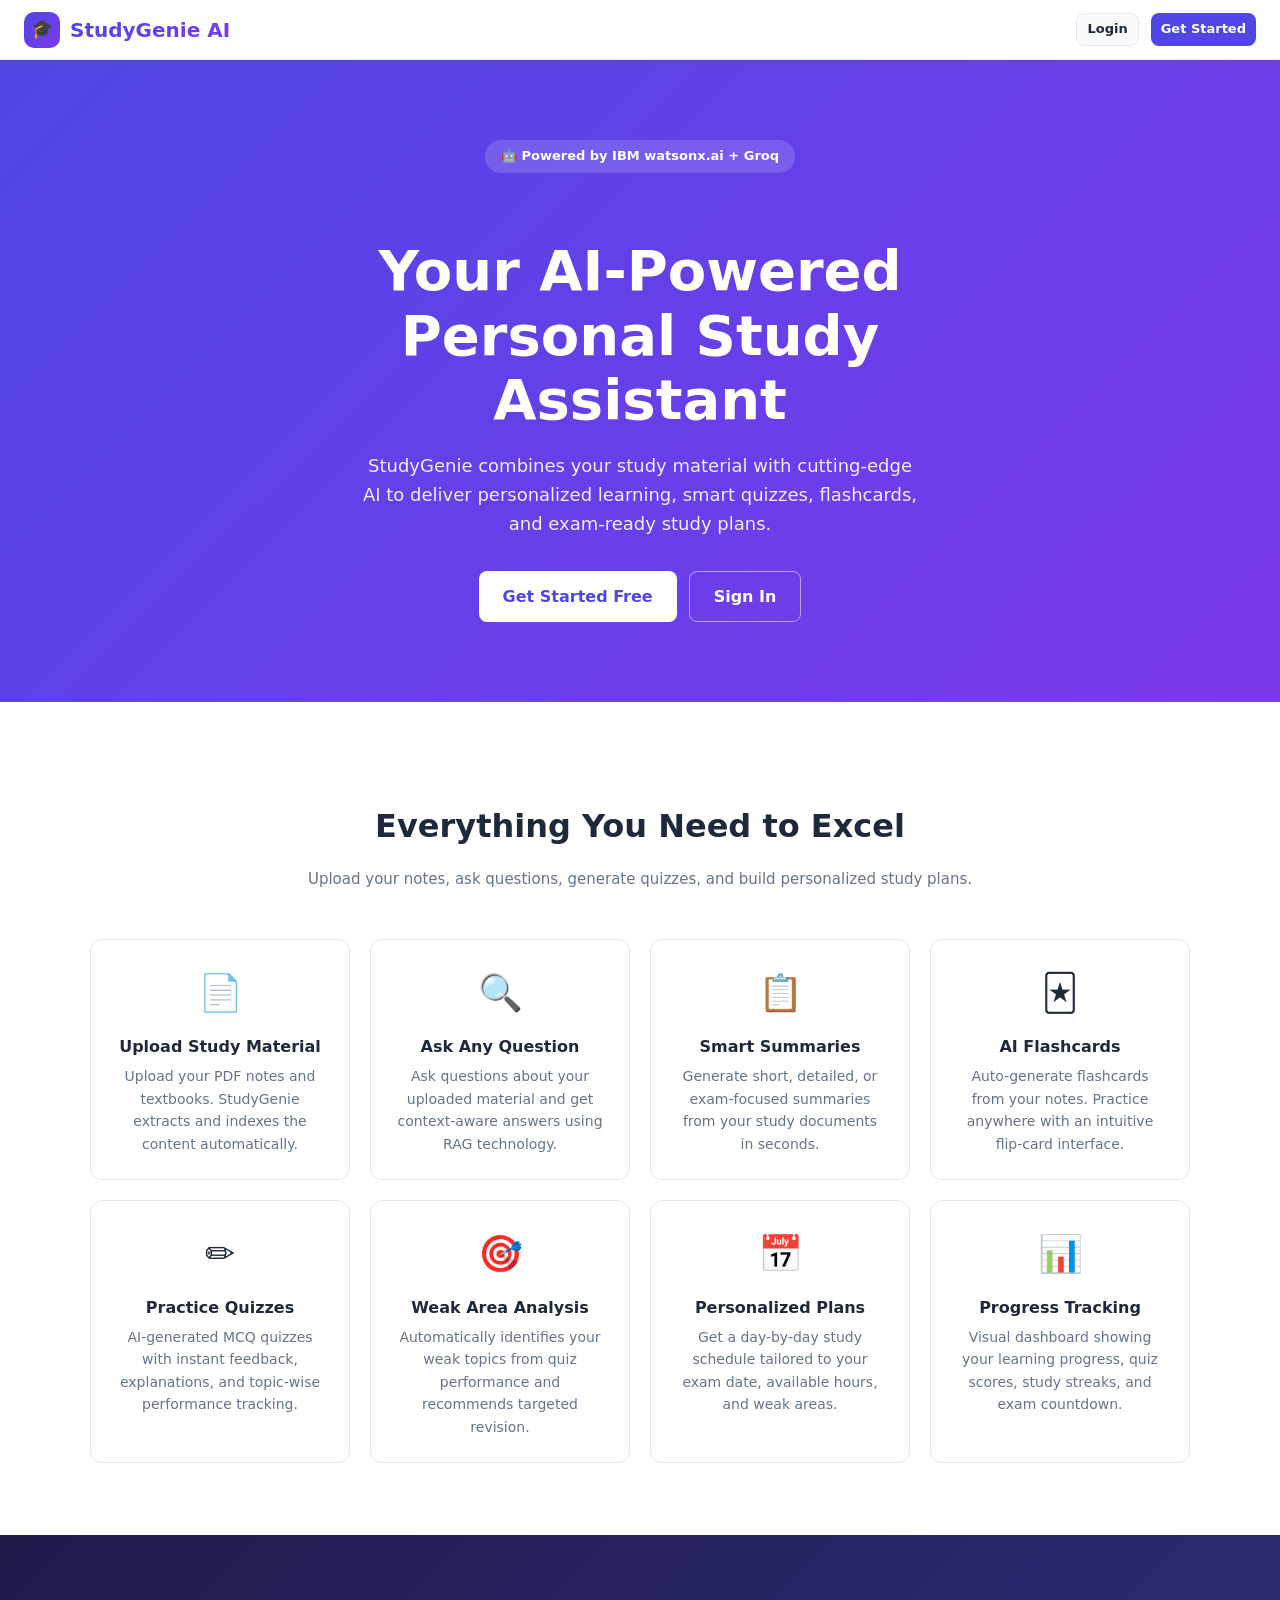
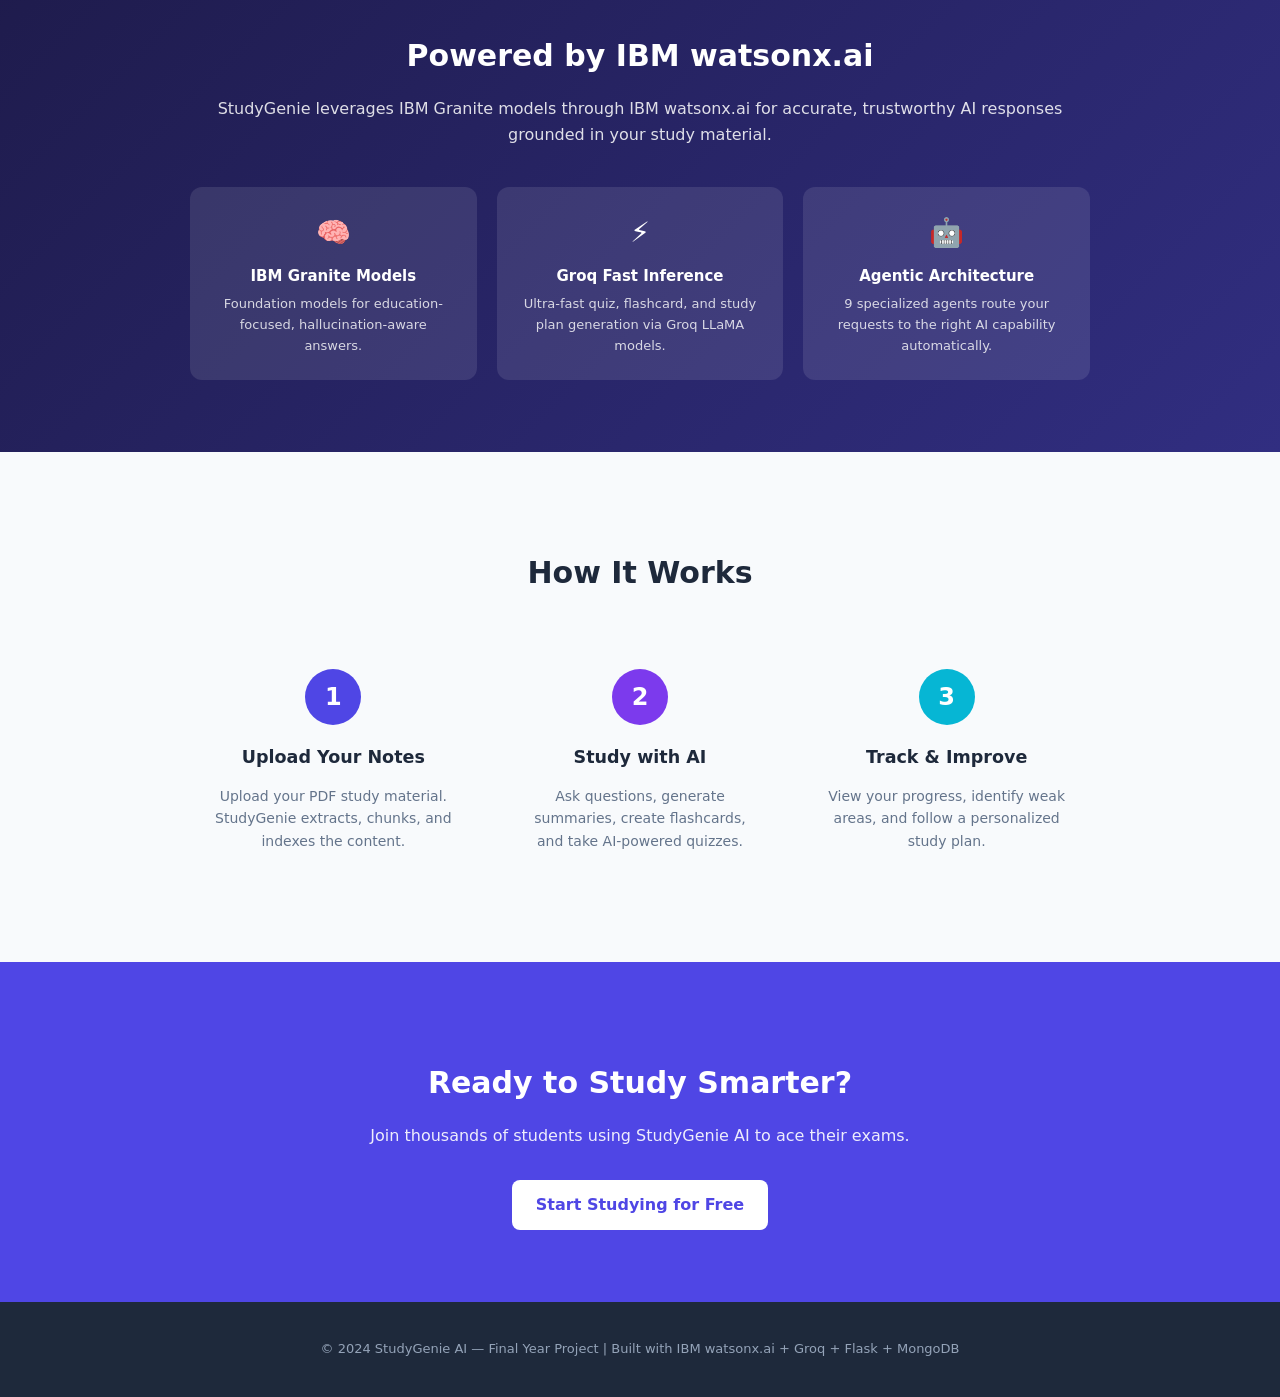
<file: templates/index.html>
<!DOCTYPE html>
<html lang="en">
<head>
<meta charset="UTF-8">
<meta name="viewport" content="width=device-width, initial-scale=1.0">
<title>StudyGenie AI — Your AI-Powered Study Assistant</title>
<link rel="stylesheet" href="/static/css/style.css">
</head>
<body>
<!-- ── Navigation ── -->
<nav style="background:var(--surface);border-bottom:1px solid var(--border);padding:0 24px;display:flex;align-items:center;justify-content:space-between;height:60px;position:sticky;top:0;z-index:50;">
  <div class="brand-logo" style="display:flex;align-items:center;gap:10px;text-decoration:none;color:var(--primary);">
    <div class="brand-icon">🎓</div>
    <span style="font-size:20px;font-weight:800;background:linear-gradient(135deg,#4f46e5,#7c3aed);-webkit-background-clip:text;-webkit-text-fill-color:transparent;">StudyGenie AI</span>
  </div>
  <div style="display:flex;gap:12px;">
    <a href="/login" class="btn btn-secondary btn-sm">Login</a>
    <a href="/register" class="btn btn-primary btn-sm">Get Started</a>
  </div>
</nav>

<!-- ── Hero ── -->
<section class="landing-hero">
  <div style="max-width:720px;margin:0 auto;">
    <div style="display:inline-block;background:rgba(255,255,255,0.15);padding:6px 16px;border-radius:20px;font-size:13px;font-weight:600;margin-bottom:20px;">🤖 Powered by IBM watsonx.ai + Groq</div>
    <h1 class="hero-title">Your AI-Powered<br>Personal Study Assistant</h1>
    <p class="hero-sub">StudyGenie combines your study material with cutting-edge AI to deliver personalized learning, smart quizzes, flashcards, and exam-ready study plans.</p>
    <div style="display:flex;gap:12px;justify-content:center;flex-wrap:wrap;">
      <a href="/register" class="btn btn-lg" style="background:white;color:var(--primary);font-weight:700;">Get Started Free</a>
      <a href="/login" class="btn btn-lg btn-outline" style="border-color:rgba(255,255,255,0.5);color:white;">Sign In</a>
    </div>
  </div>
</section>

<!-- ── Features ── -->
<section style="padding:72px 24px;background:var(--surface);">
  <div style="max-width:1100px;margin:0 auto;">
    <h2 style="text-align:center;font-size:32px;font-weight:800;margin-bottom:8px;">Everything You Need to Excel</h2>
    <p style="text-align:center;color:var(--text-muted);margin-bottom:48px;">Upload your notes, ask questions, generate quizzes, and build personalized study plans.</p>
    <div class="grid grid-4">
      <div class="feature-card">
        <div class="feature-icon">📄</div>
        <div class="feature-title">Upload Study Material</div>
        <div class="feature-desc">Upload your PDF notes and textbooks. StudyGenie extracts and indexes the content automatically.</div>
      </div>
      <div class="feature-card">
        <div class="feature-icon">🔍</div>
        <div class="feature-title">Ask Any Question</div>
        <div class="feature-desc">Ask questions about your uploaded material and get context-aware answers using RAG technology.</div>
      </div>
      <div class="feature-card">
        <div class="feature-icon">📋</div>
        <div class="feature-title">Smart Summaries</div>
        <div class="feature-desc">Generate short, detailed, or exam-focused summaries from your study documents in seconds.</div>
      </div>
      <div class="feature-card">
        <div class="feature-icon">🃏</div>
        <div class="feature-title">AI Flashcards</div>
        <div class="feature-desc">Auto-generate flashcards from your notes. Practice anywhere with an intuitive flip-card interface.</div>
      </div>
      <div class="feature-card">
        <div class="feature-icon">✏️</div>
        <div class="feature-title">Practice Quizzes</div>
        <div class="feature-desc">AI-generated MCQ quizzes with instant feedback, explanations, and topic-wise performance tracking.</div>
      </div>
      <div class="feature-card">
        <div class="feature-icon">🎯</div>
        <div class="feature-title">Weak Area Analysis</div>
        <div class="feature-desc">Automatically identifies your weak topics from quiz performance and recommends targeted revision.</div>
      </div>
      <div class="feature-card">
        <div class="feature-icon">📅</div>
        <div class="feature-title">Personalized Plans</div>
        <div class="feature-desc">Get a day-by-day study schedule tailored to your exam date, available hours, and weak areas.</div>
      </div>
      <div class="feature-card">
        <div class="feature-icon">📊</div>
        <div class="feature-title">Progress Tracking</div>
        <div class="feature-desc">Visual dashboard showing your learning progress, quiz scores, study streaks, and exam countdown.</div>
      </div>
    </div>
  </div>
</section>

<!-- ── IBM AI Section ── -->
<section style="padding:72px 24px;background:linear-gradient(135deg,#1e1b4b,#312e81);color:white;">
  <div style="max-width:900px;margin:0 auto;text-align:center;">
    <h2 style="font-size:30px;font-weight:800;margin-bottom:16px;">Powered by IBM watsonx.ai</h2>
    <p style="opacity:0.85;font-size:16px;margin-bottom:40px;">StudyGenie leverages IBM Granite models through IBM watsonx.ai for accurate, trustworthy AI responses grounded in your study material.</p>
    <div class="grid grid-3">
      <div style="background:rgba(255,255,255,0.1);border-radius:12px;padding:24px;">
        <div style="font-size:28px;margin-bottom:8px;">🧠</div>
        <div style="font-weight:700;margin-bottom:6px;">IBM Granite Models</div>
        <div style="font-size:13px;opacity:0.8;">Foundation models for education-focused, hallucination-aware answers.</div>
      </div>
      <div style="background:rgba(255,255,255,0.1);border-radius:12px;padding:24px;">
        <div style="font-size:28px;margin-bottom:8px;">⚡</div>
        <div style="font-weight:700;margin-bottom:6px;">Groq Fast Inference</div>
        <div style="font-size:13px;opacity:0.8;">Ultra-fast quiz, flashcard, and study plan generation via Groq LLaMA models.</div>
      </div>
      <div style="background:rgba(255,255,255,0.1);border-radius:12px;padding:24px;">
        <div style="font-size:28px;margin-bottom:8px;">🤖</div>
        <div style="font-weight:700;margin-bottom:6px;">Agentic Architecture</div>
        <div style="font-size:13px;opacity:0.8;">9 specialized agents route your requests to the right AI capability automatically.</div>
      </div>
    </div>
  </div>
</section>

<!-- ── How it works ── -->
<section style="padding:72px 24px;background:var(--bg);">
  <div style="max-width:900px;margin:0 auto;">
    <h2 style="text-align:center;font-size:30px;font-weight:800;margin-bottom:48px;">How It Works</h2>
    <div class="grid grid-3">
      <div style="text-align:center;padding:24px;">
        <div style="width:56px;height:56px;background:var(--primary);color:white;border-radius:50%;display:flex;align-items:center;justify-content:center;font-size:24px;font-weight:800;margin:0 auto 16px;">1</div>
        <h3 style="font-weight:700;margin-bottom:8px;">Upload Your Notes</h3>
        <p style="color:var(--text-muted);font-size:14px;">Upload your PDF study material. StudyGenie extracts, chunks, and indexes the content.</p>
      </div>
      <div style="text-align:center;padding:24px;">
        <div style="width:56px;height:56px;background:var(--secondary);color:white;border-radius:50%;display:flex;align-items:center;justify-content:center;font-size:24px;font-weight:800;margin:0 auto 16px;">2</div>
        <h3 style="font-weight:700;margin-bottom:8px;">Study with AI</h3>
        <p style="color:var(--text-muted);font-size:14px;">Ask questions, generate summaries, create flashcards, and take AI-powered quizzes.</p>
      </div>
      <div style="text-align:center;padding:24px;">
        <div style="width:56px;height:56px;background:var(--accent);color:white;border-radius:50%;display:flex;align-items:center;justify-content:center;font-size:24px;font-weight:800;margin:0 auto 16px;">3</div>
        <h3 style="font-weight:700;margin-bottom:8px;">Track &amp; Improve</h3>
        <p style="color:var(--text-muted);font-size:14px;">View your progress, identify weak areas, and follow a personalized study plan.</p>
      </div>
    </div>
  </div>
</section>

<!-- ── CTA ── -->
<section style="padding:72px 24px;background:var(--primary);text-align:center;color:white;">
  <h2 style="font-size:30px;font-weight:800;margin-bottom:16px;">Ready to Study Smarter?</h2>
  <p style="opacity:0.9;margin-bottom:32px;font-size:16px;">Join thousands of students using StudyGenie AI to ace their exams.</p>
  <a href="/register" class="btn btn-lg" style="background:white;color:var(--primary);font-weight:700;">Start Studying for Free</a>
</section>

<!-- ── Footer ── -->
<footer style="background:var(--text);color:var(--text-light);text-align:center;padding:24px;font-size:13px;">
  <p>© 2024 StudyGenie AI — Final Year Project | Built with IBM watsonx.ai + Groq + Flask + MongoDB</p>
</footer>

<script src="/static/js/main.js"></script>
</body>
</html>
</file>
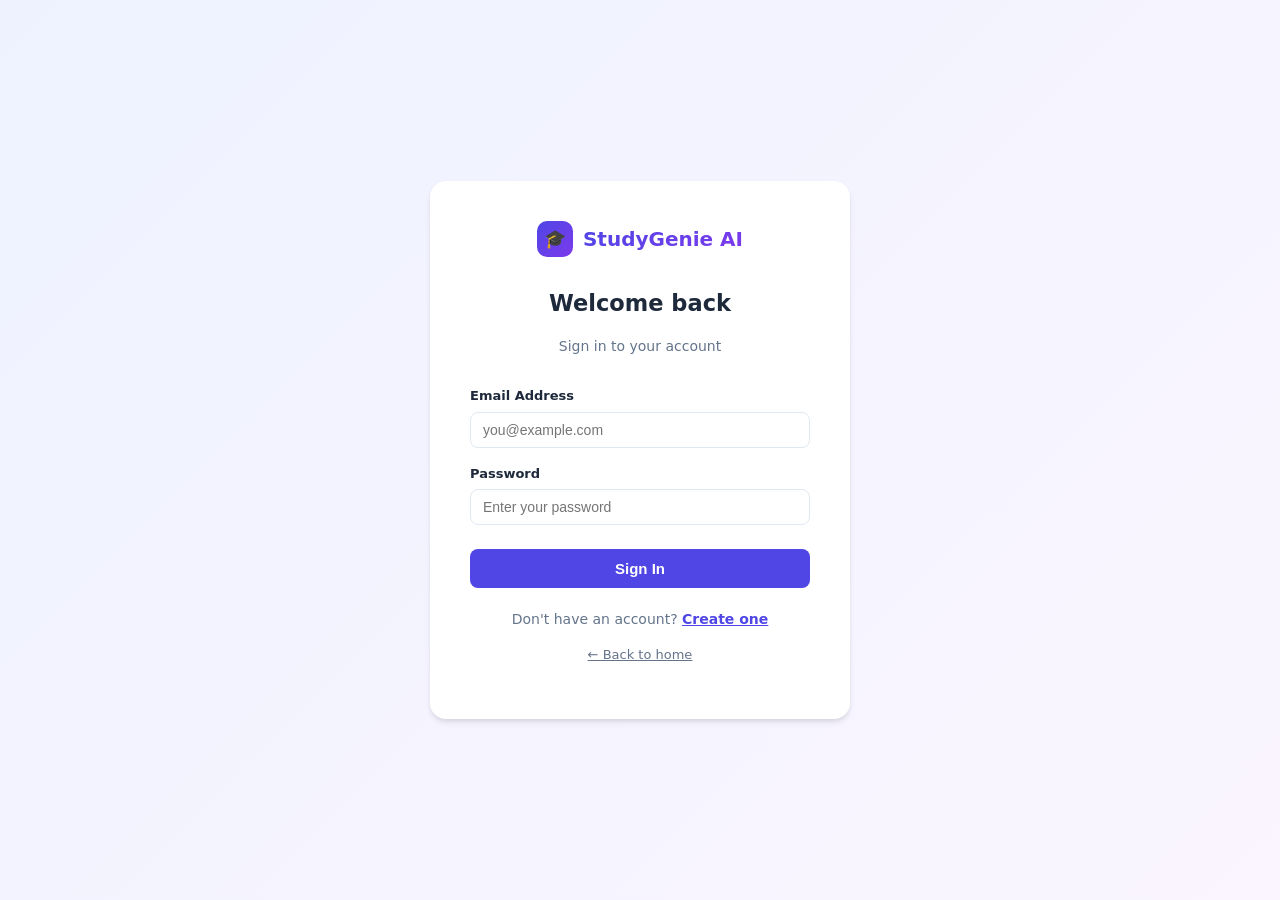
<file: templates/login.html>
<!DOCTYPE html>
<html lang="en">
<head>
<meta charset="UTF-8">
<meta name="viewport" content="width=device-width, initial-scale=1.0">
<title>Login — StudyGenie AI</title>
<link rel="stylesheet" href="/static/css/style.css">
</head>
<body>
<div class="auth-container">
  <div class="auth-card">
    <div class="auth-logo">
      <div class="brand-icon">🎓</div>
      <span style="font-size:20px;font-weight:800;background:linear-gradient(135deg,#4f46e5,#7c3aed);-webkit-background-clip:text;-webkit-text-fill-color:transparent;">StudyGenie AI</span>
    </div>
    <h2 style="text-align:center;font-weight:800;margin-bottom:4px;">Welcome back</h2>
    <p style="text-align:center;color:var(--text-muted);font-size:14px;margin-bottom:28px;">Sign in to your account</p>

    <div id="auth-error" class="alert alert-danger mb-2" style="display:none;"></div>

    <form id="login-form">
      <div class="form-group">
        <label class="form-label">Email Address</label>
        <input type="email" name="email" class="form-control" placeholder="you@example.com" required>
      </div>
      <div class="form-group">
        <label class="form-label">Password</label>
        <input type="password" name="password" class="form-control" placeholder="Enter your password" required>
      </div>
      <button type="submit" class="btn btn-primary w-full" style="width:100%;padding:11px;font-size:15px;margin-top:8px;">Sign In</button>
    </form>

    <p style="text-align:center;font-size:14px;margin-top:20px;color:var(--text-muted);">
      Don't have an account? <a href="/register" style="color:var(--primary);font-weight:600;">Create one</a>
    </p>
    <p style="text-align:center;font-size:13px;margin-top:8px;">
      <a href="/" style="color:var(--text-muted);">← Back to home</a>
    </p>
  </div>
</div>
<div class="toast-container"></div>
<script src="/static/js/main.js"></script>
<script src="/static/js/auth.js"></script>
</body>
</html>
</file>
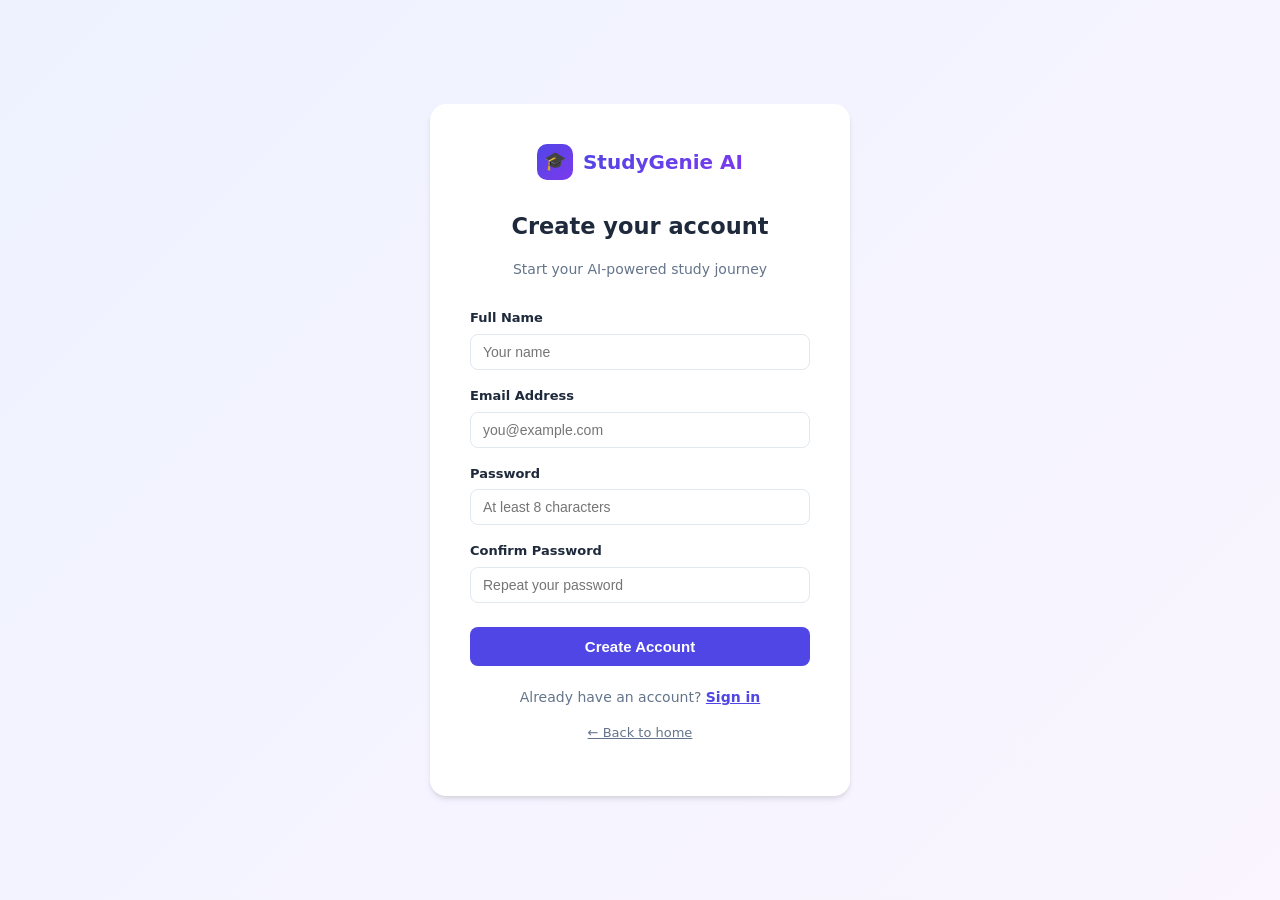
<file: templates/register.html>
<!DOCTYPE html>
<html lang="en">
<head>
<meta charset="UTF-8">
<meta name="viewport" content="width=device-width, initial-scale=1.0">
<title>Register — StudyGenie AI</title>
<link rel="stylesheet" href="/static/css/style.css">
</head>
<body>
<div class="auth-container">
  <div class="auth-card">
    <div class="auth-logo">
      <div class="brand-icon">🎓</div>
      <span style="font-size:20px;font-weight:800;background:linear-gradient(135deg,#4f46e5,#7c3aed);-webkit-background-clip:text;-webkit-text-fill-color:transparent;">StudyGenie AI</span>
    </div>
    <h2 style="text-align:center;font-weight:800;margin-bottom:4px;">Create your account</h2>
    <p style="text-align:center;color:var(--text-muted);font-size:14px;margin-bottom:28px;">Start your AI-powered study journey</p>

    <div id="auth-error" class="alert alert-danger mb-2" style="display:none;"></div>

    <form id="register-form">
      <div class="form-group">
        <label class="form-label">Full Name</label>
        <input type="text" name="name" class="form-control" placeholder="Your name" required>
      </div>
      <div class="form-group">
        <label class="form-label">Email Address</label>
        <input type="email" name="email" class="form-control" placeholder="you@example.com" required>
      </div>
      <div class="form-group">
        <label class="form-label">Password</label>
        <input type="password" name="password" class="form-control" placeholder="At least 8 characters" required minlength="8">
      </div>
      <div class="form-group">
        <label class="form-label">Confirm Password</label>
        <input type="password" name="confirm_password" class="form-control" placeholder="Repeat your password" required>
      </div>
      <button type="submit" class="btn btn-primary" style="width:100%;padding:11px;font-size:15px;margin-top:8px;">Create Account</button>
    </form>

    <p style="text-align:center;font-size:14px;margin-top:20px;color:var(--text-muted);">
      Already have an account? <a href="/login" style="color:var(--primary);font-weight:600;">Sign in</a>
    </p>
    <p style="text-align:center;font-size:13px;margin-top:8px;">
      <a href="/" style="color:var(--text-muted);">← Back to home</a>
    </p>
  </div>
</div>
<div class="toast-container"></div>
<script src="/static/js/main.js"></script>
<script src="/static/js/auth.js"></script>
</body>
</html>
</file>
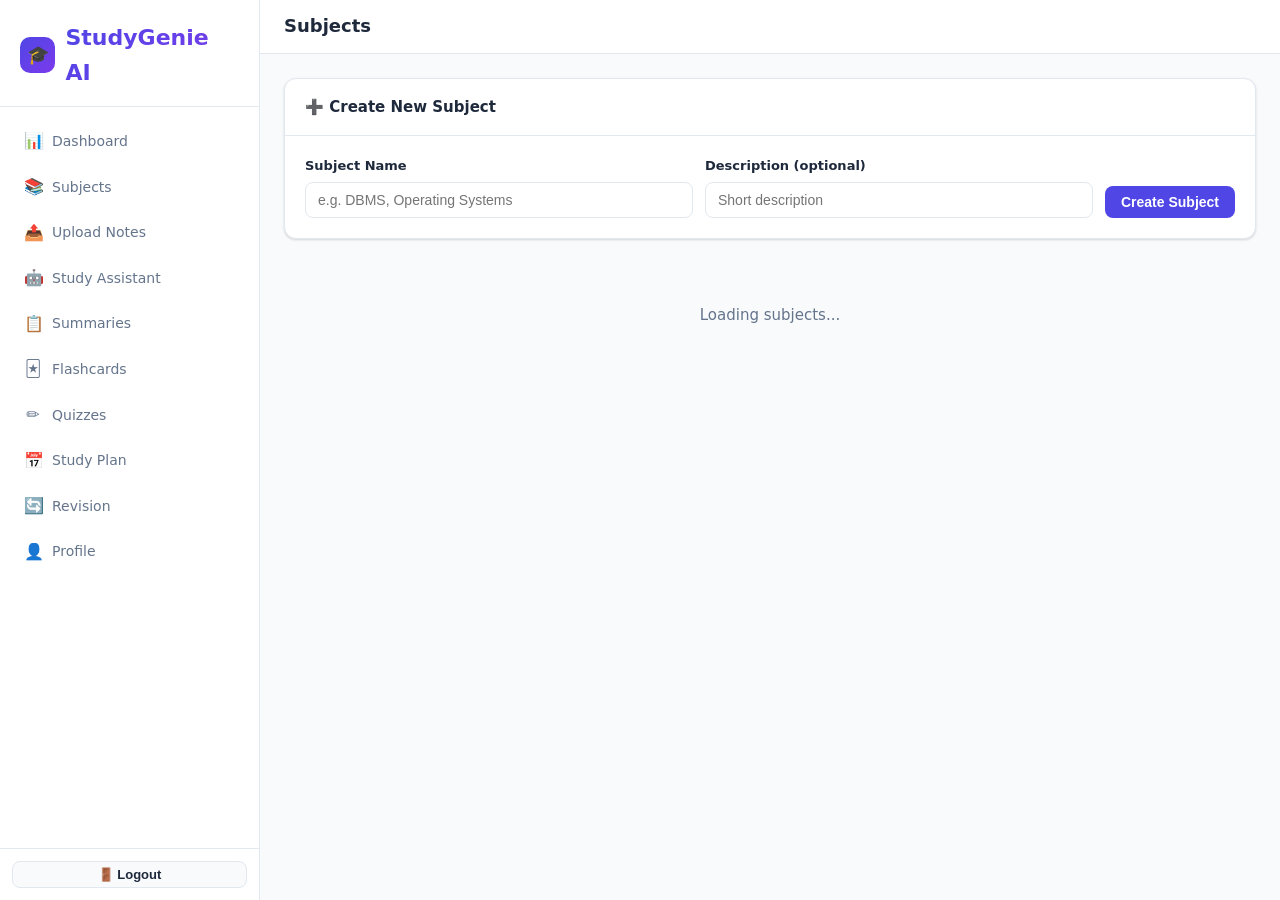
<file: templates/subjects.html>
<!DOCTYPE html>
<html lang="en">
<head>
<meta charset="UTF-8">
<meta name="viewport" content="width=device-width, initial-scale=1.0">
<title>Subjects — StudyGenie AI</title>
<link rel="stylesheet" href="/static/css/style.css">
</head>
<body>
<div class="app-layout">
  <aside class="sidebar" id="sidebar">
    <div class="sidebar-brand"><a href="/" class="brand-logo"><div class="brand-icon">🎓</div><span>StudyGenie AI</span></a></div>
    <nav class="sidebar-nav">
      <a href="/dashboard" class="nav-link"><span class="nav-icon">📊</span> Dashboard</a>
      <a href="/subjects" class="nav-link active"><span class="nav-icon">📚</span> Subjects</a>
      <a href="/upload" class="nav-link"><span class="nav-icon">📤</span> Upload Notes</a>
      <a href="/study-assistant" class="nav-link"><span class="nav-icon">🤖</span> Study Assistant</a>
      <a href="/summary" class="nav-link"><span class="nav-icon">📋</span> Summaries</a>
      <a href="/flashcards" class="nav-link"><span class="nav-icon">🃏</span> Flashcards</a>
      <a href="/quiz" class="nav-link"><span class="nav-icon">✏️</span> Quizzes</a>
      <a href="/study-plan" class="nav-link"><span class="nav-icon">📅</span> Study Plan</a>
      <a href="/revision" class="nav-link"><span class="nav-icon">🔄</span> Revision</a>
      <a href="/profile" class="nav-link"><span class="nav-icon">👤</span> Profile</a>
    </nav>
    <div class="sidebar-footer"><button onclick="logout()" class="btn btn-secondary w-full btn-sm">🚪 Logout</button></div>
  </aside>
  <div class="overlay-backdrop" id="backdrop"></div>
  <main class="main-content">
    <div class="top-bar">
      <div class="flex items-center gap-1">
        <button class="hamburger" onclick="document.getElementById('sidebar').classList.toggle('open');document.getElementById('backdrop').classList.toggle('open');">☰</button>
        <h1 style="font-size:18px;font-weight:700;margin:0;">Subjects</h1>
      </div>
      <span class="text-muted text-sm" id="user-display-name"></span>
    </div>
    <div class="page-content">

      <!-- Create Subject -->
      <div class="card mb-3">
        <div class="card-header">➕ Create New Subject</div>
        <div class="card-body">
          <form id="create-subject-form" style="display:flex;gap:12px;flex-wrap:wrap;align-items:flex-end;">
            <div class="form-group mb-0 flex-1">
              <label class="form-label">Subject Name</label>
              <input type="text" id="sub-name" class="form-control" placeholder="e.g. DBMS, Operating Systems" required>
            </div>
            <div class="form-group mb-0 flex-1">
              <label class="form-label">Description (optional)</label>
              <input type="text" id="sub-desc" class="form-control" placeholder="Short description">
            </div>
            <button type="submit" class="btn btn-primary">Create Subject</button>
          </form>
        </div>
      </div>

      <!-- Subject List -->
      <div id="subjects-grid" class="grid grid-3">
        <div style="text-align:center;padding:40px;grid-column:1/-1;" class="text-muted">Loading subjects...</div>
      </div>
    </div>
  </main>
</div>

<!-- Edit Modal -->
<div id="edit-modal" style="display:none;position:fixed;inset:0;background:rgba(0,0,0,0.4);z-index:200;align-items:center;justify-content:center;">
  <div class="card" style="width:440px;max-width:95vw;">
    <div class="card-header">✏️ Edit Subject</div>
    <div class="card-body">
      <input type="hidden" id="edit-id">
      <div class="form-group"><label class="form-label">Name</label><input type="text" id="edit-name" class="form-control"></div>
      <div class="form-group"><label class="form-label">Description</label><input type="text" id="edit-desc" class="form-control"></div>
    </div>
    <div class="card-footer flex gap-1">
      <button onclick="saveEdit()" class="btn btn-primary">Save</button>
      <button onclick="closeModal()" class="btn btn-secondary">Cancel</button>
    </div>
  </div>
</div>

<div class="toast-container"></div>
<script src="/static/js/main.js"></script>
<script>
document.addEventListener('DOMContentLoaded', async () => {
  requireAuth();
  loadSubjects();

  document.getElementById('create-subject-form').addEventListener('submit', async (e) => {
    e.preventDefault();
    const btn = e.target.querySelector('[type=submit]');
    btn.disabled = true;
    const { ok, data } = await api('/api/subjects', { method: 'POST', body: JSON.stringify({ name: document.getElementById('sub-name').value, description: document.getElementById('sub-desc').value }) });
    btn.disabled = false;
    if (ok) { showToast('Subject created!', 'success'); document.getElementById('sub-name').value = ''; document.getElementById('sub-desc').value = ''; loadSubjects(); }
    else showToast(data.error || 'Failed to create subject', 'error');
  });
});

async function loadSubjects() {
  const { ok, data } = await api('/api/subjects');
  const grid = document.getElementById('subjects-grid');
  if (!ok) { grid.innerHTML = '<div class="alert alert-danger">Could not load subjects.</div>'; return; }
  const subs = data.subjects || [];
  if (!subs.length) { grid.innerHTML = '<div style="text-align:center;padding:40px;grid-column:1/-1;" class="text-muted">No subjects yet. Create your first subject above!</div>'; return; }
  grid.innerHTML = subs.map(s => `
    <div class="card">
      <div class="card-body">
        <h3 style="font-size:17px;font-weight:700;margin-bottom:4px;">${s.name}</h3>
        <p class="text-muted text-sm mb-2">${s.description || 'No description'}</p>
        <p class="text-sm text-muted mb-2">Created: ${new Date(s.created_at).toLocaleDateString()}</p>
      </div>
      <div class="card-footer flex gap-1 flex-wrap">
        <a href="/subjects/${s.id}" class="btn btn-primary btn-sm">📂 Open</a>
        <button onclick="editSubject('${s.id}','${s.name.replace(/'/g,'\\'')}','${(s.description||'').replace(/'/g,'\\'')}' )" class="btn btn-secondary btn-sm">✏️ Edit</button>
        <button onclick="deleteSubject('${s.id}')" class="btn btn-danger btn-sm">🗑️ Delete</button>
      </div>
    </div>`).join('');
}

function editSubject(id, name, desc) {
  document.getElementById('edit-id').value = id;
  document.getElementById('edit-name').value = name;
  document.getElementById('edit-desc').value = desc;
  document.getElementById('edit-modal').style.display = 'flex';
}
function closeModal() { document.getElementById('edit-modal').style.display = 'none'; }
async function saveEdit() {
  const id = document.getElementById('edit-id').value;
  const { ok, data } = await api(`/api/subjects/${id}`, { method: 'PUT', body: JSON.stringify({ name: document.getElementById('edit-name').value, description: document.getElementById('edit-desc').value }) });
  closeModal();
  if (ok) { showToast('Subject updated!', 'success'); loadSubjects(); } else showToast(data.error || 'Update failed', 'error');
}
async function deleteSubject(id) {
  if (!confirm('Delete this subject? This cannot be undone.')) return;
  const { ok } = await api(`/api/subjects/${id}`, { method: 'DELETE' });
  if (ok) { showToast('Subject deleted', 'info'); loadSubjects(); } else showToast('Delete failed', 'error');
}
</script>
</body>
</html>
</file>
<file: static/css/style.css>
/* StudyGenie AI — Main Stylesheet */
:root {
  --primary: #4f46e5;
  --primary-dark: #3730a3;
  --primary-light: #818cf8;
  --secondary: #7c3aed;
  --accent: #06b6d4;
  --success: #10b981;
  --warning: #f59e0b;
  --danger: #ef4444;
  --bg: #f8fafc;
  --surface: #ffffff;
  --border: #e2e8f0;
  --text: #1e293b;
  --text-muted: #64748b;
  --text-light: #94a3b8;
  --sidebar-w: 260px;
  --radius: 12px;
  --shadow: 0 1px 3px rgba(0,0,0,0.1), 0 1px 2px rgba(0,0,0,0.06);
  --shadow-md: 0 4px 6px -1px rgba(0,0,0,0.1), 0 2px 4px -1px rgba(0,0,0,0.06);
}

*, *::before, *::after { box-sizing: border-box; }

body {
  font-family: -apple-system, "Segoe UI", system-ui, sans-serif;
  font-size: 15px;
  line-height: 1.6;
  background: var(--bg);
  color: var(--text);
  margin: 0;
}

/* ─── Scrollbar ──────────────────────────────────────── */
::-webkit-scrollbar { width: 6px; height: 6px; }
::-webkit-scrollbar-track { background: var(--bg); }
::-webkit-scrollbar-thumb { background: #cbd5e1; border-radius: 3px; }

/* ─── App Layout ─────────────────────────────────────── */
.app-layout { display: flex; min-height: 100vh; }

/* ─── Sidebar ────────────────────────────────────────── */
.sidebar {
  width: var(--sidebar-w);
  background: var(--surface);
  border-right: 1px solid var(--border);
  display: flex;
  flex-direction: column;
  position: fixed;
  top: 0; left: 0; bottom: 0;
  z-index: 100;
  transition: transform 0.3s ease;
}

.sidebar-brand {
  padding: 20px 20px 16px;
  border-bottom: 1px solid var(--border);
}

.brand-logo {
  display: flex;
  align-items: center;
  gap: 10px;
  text-decoration: none;
  color: var(--primary);
}

.brand-logo span {
  font-size: 22px;
  font-weight: 800;
  background: linear-gradient(135deg, var(--primary), var(--secondary));
  -webkit-background-clip: text;
  -webkit-text-fill-color: transparent;
}

.brand-icon {
  width: 36px; height: 36px;
  background: linear-gradient(135deg, var(--primary), var(--secondary));
  border-radius: 10px;
  display: flex; align-items: center; justify-content: center;
  color: white; font-size: 18px;
}

.sidebar-nav { flex: 1; padding: 12px 12px; overflow-y: auto; }

.nav-section-label {
  font-size: 11px;
  font-weight: 700;
  color: var(--text-light);
  letter-spacing: 0.08em;
  text-transform: uppercase;
  padding: 12px 8px 4px;
}

.nav-link {
  display: flex;
  align-items: center;
  gap: 10px;
  padding: 9px 12px;
  border-radius: 8px;
  color: var(--text-muted);
  text-decoration: none;
  font-size: 14px;
  font-weight: 500;
  transition: all 0.15s;
  margin-bottom: 2px;
}

.nav-link:hover { background: var(--bg); color: var(--primary); }
.nav-link.active { background: #ede9fe; color: var(--primary); font-weight: 600; }
.nav-link .nav-icon { width: 18px; text-align: center; font-size: 16px; }

.sidebar-footer {
  padding: 12px;
  border-top: 1px solid var(--border);
}

/* ─── Main Content ────────────────────────────────────── */
.main-content {
  margin-left: var(--sidebar-w);
  flex: 1;
  display: flex;
  flex-direction: column;
  min-height: 100vh;
}

.top-bar {
  background: var(--surface);
  border-bottom: 1px solid var(--border);
  padding: 12px 24px;
  display: flex;
  align-items: center;
  justify-content: space-between;
  position: sticky;
  top: 0; z-index: 50;
}

.page-content { padding: 24px; }

/* ─── Cards ───────────────────────────────────────────── */
.card {
  background: var(--surface);
  border: 1px solid var(--border);
  border-radius: var(--radius);
  box-shadow: var(--shadow);
}

.card-header {
  padding: 16px 20px;
  border-bottom: 1px solid var(--border);
  font-weight: 600;
  font-size: 15px;
  display: flex;
  align-items: center;
  gap: 8px;
}

.card-body { padding: 20px; }
.card-footer {
  padding: 12px 20px;
  border-top: 1px solid var(--border);
  background: var(--bg);
  border-radius: 0 0 var(--radius) var(--radius);
}

/* ─── Stat Cards ───────────────────────────────────────── */
.stat-card {
  background: var(--surface);
  border: 1px solid var(--border);
  border-radius: var(--radius);
  padding: 20px;
  display: flex;
  align-items: center;
  gap: 16px;
  box-shadow: var(--shadow);
}

.stat-icon {
  width: 48px; height: 48px;
  border-radius: 12px;
  display: flex; align-items: center; justify-content: center;
  font-size: 22px;
}

.stat-icon.purple { background: #ede9fe; color: var(--primary); }
.stat-icon.blue { background: #dbeafe; color: #2563eb; }
.stat-icon.green { background: #d1fae5; color: var(--success); }
.stat-icon.orange { background: #fef3c7; color: var(--warning); }
.stat-icon.red { background: #fee2e2; color: var(--danger); }
.stat-icon.cyan { background: #cffafe; color: var(--accent); }

.stat-number { font-size: 28px; font-weight: 800; line-height: 1; }
.stat-label { font-size: 13px; color: var(--text-muted); margin-top: 2px; }

/* ─── Buttons ─────────────────────────────────────────── */
.btn {
  display: inline-flex;
  align-items: center;
  justify-content: center;
  gap: 6px;
  padding: 8px 16px;
  border-radius: 8px;
  font-size: 14px;
  font-weight: 600;
  cursor: pointer;
  border: none;
  transition: all 0.15s;
  text-decoration: none;
}

.btn-primary { background: var(--primary); color: white; }
.btn-primary:hover { background: var(--primary-dark); color: white; }
.btn-secondary { background: var(--bg); color: var(--text); border: 1px solid var(--border); }
.btn-secondary:hover { background: var(--border); }
.btn-success { background: var(--success); color: white; }
.btn-success:hover { background: #059669; color: white; }
.btn-danger { background: var(--danger); color: white; }
.btn-danger:hover { background: #dc2626; color: white; }
.btn-outline { background: transparent; color: var(--primary); border: 1.5px solid var(--primary); }
.btn-outline:hover { background: var(--primary); color: white; }
.btn-sm { padding: 5px 10px; font-size: 13px; }
.btn-lg { padding: 12px 24px; font-size: 16px; }
.btn:disabled { opacity: 0.55; cursor: not-allowed; }

/* ─── Forms ───────────────────────────────────────────── */
.form-group { margin-bottom: 16px; }
.form-label { display: block; font-size: 13px; font-weight: 600; color: var(--text); margin-bottom: 5px; }
.form-control {
  display: block;
  width: 100%;
  padding: 9px 12px;
  border: 1.5px solid var(--border);
  border-radius: 8px;
  font-size: 14px;
  color: var(--text);
  background: var(--surface);
  transition: border-color 0.15s;
  outline: none;
}
.form-control:focus { border-color: var(--primary); box-shadow: 0 0 0 3px rgba(79,70,229,0.12); }
.form-select { appearance: none; background-image: url("data:image/svg+xml,%3Csvg xmlns='http://www.w3.org/2000/svg' width='12' height='12' viewBox='0 0 12 12'%3E%3Cpath fill='%2364748b' d='M6 8L1 3h10z'/%3E%3C/svg%3E"); background-repeat: no-repeat; background-position: right 12px center; padding-right: 32px; }
.form-hint { font-size: 12px; color: var(--text-muted); margin-top: 4px; }
.form-error { font-size: 12px; color: var(--danger); margin-top: 4px; }

/* ─── Badges ──────────────────────────────────────────── */
.badge {
  display: inline-flex;
  align-items: center;
  padding: 3px 8px;
  border-radius: 20px;
  font-size: 12px;
  font-weight: 600;
}
.badge-primary { background: #ede9fe; color: var(--primary); }
.badge-success { background: #d1fae5; color: var(--success); }
.badge-warning { background: #fef3c7; color: #d97706; }
.badge-danger { background: #fee2e2; color: var(--danger); }
.badge-info { background: #cffafe; color: #0891b2; }
.badge-gray { background: #f1f5f9; color: var(--text-muted); }

/* ─── Alerts ──────────────────────────────────────────── */
.alert {
  padding: 12px 16px;
  border-radius: 8px;
  font-size: 14px;
  display: flex;
  align-items: flex-start;
  gap: 10px;
}
.alert-info { background: #eff6ff; border: 1px solid #bfdbfe; color: #1e40af; }
.alert-success { background: #f0fdf4; border: 1px solid #bbf7d0; color: #166534; }
.alert-warning { background: #fffbeb; border: 1px solid #fde68a; color: #92400e; }
.alert-danger { background: #fef2f2; border: 1px solid #fecaca; color: #991b1b; }

/* ─── Progress ────────────────────────────────────────── */
.progress-bar-track {
  height: 8px;
  background: var(--border);
  border-radius: 4px;
  overflow: hidden;
}
.progress-bar-fill {
  height: 100%;
  background: linear-gradient(90deg, var(--primary), var(--primary-light));
  border-radius: 4px;
  transition: width 0.5s ease;
}

/* ─── Loading overlay ─────────────────────────────────── */
.loading-overlay {
  position: fixed; inset: 0;
  background: rgba(255,255,255,0.85);
  display: flex; align-items: center; justify-content: center;
  z-index: 999;
  flex-direction: column; gap: 12px;
  backdrop-filter: blur(2px);
}
.spinner {
  width: 40px; height: 40px;
  border: 3px solid var(--border);
  border-top-color: var(--primary);
  border-radius: 50%;
  animation: spin 0.8s linear infinite;
}
@keyframes spin { to { transform: rotate(360deg); } }

/* ─── Toast ───────────────────────────────────────────── */
.toast-container {
  position: fixed; bottom: 24px; right: 24px;
  z-index: 1000;
  display: flex; flex-direction: column; gap: 8px;
}
.toast {
  background: var(--text); color: white;
  padding: 12px 16px; border-radius: 8px;
  font-size: 14px; max-width: 320px;
  box-shadow: var(--shadow-md);
  animation: slideIn 0.2s ease;
}
.toast.success { background: var(--success); }
.toast.error { background: var(--danger); }
.toast.info { background: var(--primary); }
@keyframes slideIn { from { transform: translateX(100%); opacity: 0; } to { transform: translateX(0); opacity: 1; } }

/* ─── Flashcards ──────────────────────────────────────── */
.flashcard-container { perspective: 1000px; }
.flashcard {
  width: 100%; max-width: 540px;
  height: 280px;
  margin: 0 auto;
  position: relative;
  transform-style: preserve-3d;
  transition: transform 0.5s ease;
  cursor: pointer;
}
.flashcard.flipped { transform: rotateY(180deg); }
.flashcard-face {
  position: absolute; inset: 0;
  backface-visibility: hidden;
  border-radius: var(--radius);
  display: flex; align-items: center; justify-content: center;
  padding: 24px;
  text-align: center;
  font-size: 16px;
  border: 1.5px solid var(--border);
}
.flashcard-front { background: var(--surface); color: var(--text); }
.flashcard-back { background: linear-gradient(135deg, var(--primary), var(--secondary)); color: white; transform: rotateY(180deg); }

/* ─── Quiz ────────────────────────────────────────────── */
.quiz-option {
  display: flex; align-items: center; gap: 10px;
  padding: 12px 16px;
  border: 1.5px solid var(--border);
  border-radius: 8px;
  cursor: pointer;
  transition: all 0.15s;
  margin-bottom: 8px;
  font-size: 14px;
}
.quiz-option:hover { border-color: var(--primary); background: #ede9fe; }
.quiz-option.selected { border-color: var(--primary); background: #ede9fe; color: var(--primary); }
.quiz-option.correct { border-color: var(--success); background: #d1fae5; }
.quiz-option.incorrect { border-color: var(--danger); background: #fee2e2; }
.option-letter {
  width: 28px; height: 28px;
  border-radius: 50%;
  background: var(--bg);
  display: flex; align-items: center; justify-content: center;
  font-weight: 700; font-size: 13px; flex-shrink: 0;
}

/* ─── Landing page ────────────────────────────────────── */
.landing-hero {
  background: linear-gradient(135deg, #4f46e5 0%, #7c3aed 100%);
  color: white;
  padding: 80px 24px;
  text-align: center;
}
.hero-title { font-size: clamp(32px, 5vw, 56px); font-weight: 900; line-height: 1.15; margin-bottom: 20px; }
.hero-sub { font-size: 18px; opacity: 0.9; max-width: 560px; margin: 0 auto 32px; }
.feature-card {
  background: var(--surface);
  border: 1px solid var(--border);
  border-radius: var(--radius);
  padding: 24px;
  text-align: center;
  transition: transform 0.2s, box-shadow 0.2s;
}
.feature-card:hover { transform: translateY(-3px); box-shadow: var(--shadow-md); }
.feature-icon { font-size: 36px; margin-bottom: 12px; }
.feature-title { font-size: 16px; font-weight: 700; margin-bottom: 6px; }
.feature-desc { font-size: 14px; color: var(--text-muted); }

/* ─── Auth pages ──────────────────────────────────────── */
.auth-container {
  min-height: 100vh;
  display: flex; align-items: center; justify-content: center;
  padding: 24px;
  background: linear-gradient(135deg, #eef2ff 0%, #faf5ff 100%);
}
.auth-card {
  background: var(--surface);
  border-radius: 16px;
  box-shadow: var(--shadow-md);
  padding: 40px;
  width: 100%; max-width: 420px;
}
.auth-logo {
  display: flex; align-items: center; justify-content: center;
  gap: 10px; margin-bottom: 28px;
}

/* ─── Chat interface ──────────────────────────────────── */
.chat-container {
  display: flex; flex-direction: column;
  height: calc(100vh - 140px);
  background: var(--surface);
  border: 1px solid var(--border);
  border-radius: var(--radius);
}
.chat-messages {
  flex: 1; overflow-y: auto;
  padding: 20px;
  display: flex; flex-direction: column; gap: 16px;
}
.chat-msg { display: flex; gap: 10px; max-width: 80%; }
.chat-msg.user { align-self: flex-end; flex-direction: row-reverse; }
.chat-bubble {
  padding: 12px 16px;
  border-radius: 12px;
  font-size: 14px; line-height: 1.6;
}
.chat-msg.user .chat-bubble { background: var(--primary); color: white; }
.chat-msg.ai .chat-bubble { background: var(--bg); border: 1px solid var(--border); }
.chat-avatar {
  width: 32px; height: 32px;
  border-radius: 50%;
  display: flex; align-items: center; justify-content: center;
  font-size: 16px; flex-shrink: 0;
}
.chat-input-area {
  padding: 16px;
  border-top: 1px solid var(--border);
  display: flex; gap: 8px;
}

/* ─── Markdown-like output ────────────────────────────── */
.ai-output h1, .ai-output h2, .ai-output h3 { font-weight: 700; margin: 12px 0 6px; }
.ai-output p { margin: 0 0 10px; }
.ai-output ul, .ai-output ol { padding-left: 20px; margin: 0 0 10px; }
.ai-output li { margin-bottom: 4px; }
.ai-output strong { font-weight: 700; }
.ai-output code { background: var(--bg); padding: 2px 6px; border-radius: 4px; font-family: monospace; font-size: 13px; }
.ai-output pre { background: var(--bg); padding: 12px; border-radius: 8px; overflow-x: auto; font-size: 13px; }

/* ─── Responsive ──────────────────────────────────────── */
.hamburger {
  display: none;
  background: none; border: none;
  font-size: 22px; cursor: pointer;
  color: var(--text);
}

@media (max-width: 768px) {
  .sidebar {
    transform: translateX(-100%);
  }
  .sidebar.open { transform: translateX(0); }
  .main-content { margin-left: 0; }
  .hamburger { display: block; }
  .page-content { padding: 16px; }
  .stat-card { flex-direction: column; align-items: flex-start; gap: 8px; }
  .hero-title { font-size: 32px; }
  .chat-msg { max-width: 95%; }
  .grid-2, .grid-3, .grid-4 { grid-template-columns: 1fr !important; }
}

/* ─── Grid helpers ────────────────────────────────────── */
.grid { display: grid; gap: 20px; }
.grid-2 { grid-template-columns: repeat(2, 1fr); }
.grid-3 { grid-template-columns: repeat(3, 1fr); }
.grid-4 { grid-template-columns: repeat(4, 1fr); }
@media (max-width: 1100px) { .grid-4 { grid-template-columns: repeat(2, 1fr); } .grid-3 { grid-template-columns: repeat(2, 1fr); } }
@media (max-width: 640px) { .grid-2, .grid-3, .grid-4 { grid-template-columns: 1fr; } }

/* ─── Utilities ───────────────────────────────────────── */
.mt-0 { margin-top: 0; }
.mt-1 { margin-top: 8px; }
.mt-2 { margin-top: 16px; }
.mt-3 { margin-top: 24px; }
.mb-0 { margin-bottom: 0; }
.mb-1 { margin-bottom: 8px; }
.mb-2 { margin-bottom: 16px; }
.mb-3 { margin-bottom: 24px; }
.flex { display: flex; }
.flex-1 { flex: 1; }
.items-center { align-items: center; }
.justify-between { justify-content: space-between; }
.gap-1 { gap: 8px; }
.gap-2 { gap: 16px; }
.text-muted { color: var(--text-muted); }
.text-sm { font-size: 13px; }
.text-center { text-align: center; }
.fw-700 { font-weight: 700; }
.w-full { width: 100%; }
.hidden { display: none !important; }
.overlay-backdrop {
  position: fixed; inset: 0;
  background: rgba(0,0,0,0.4);
  z-index: 99;
  display: none;
}
.overlay-backdrop.open { display: block; }
</file>
